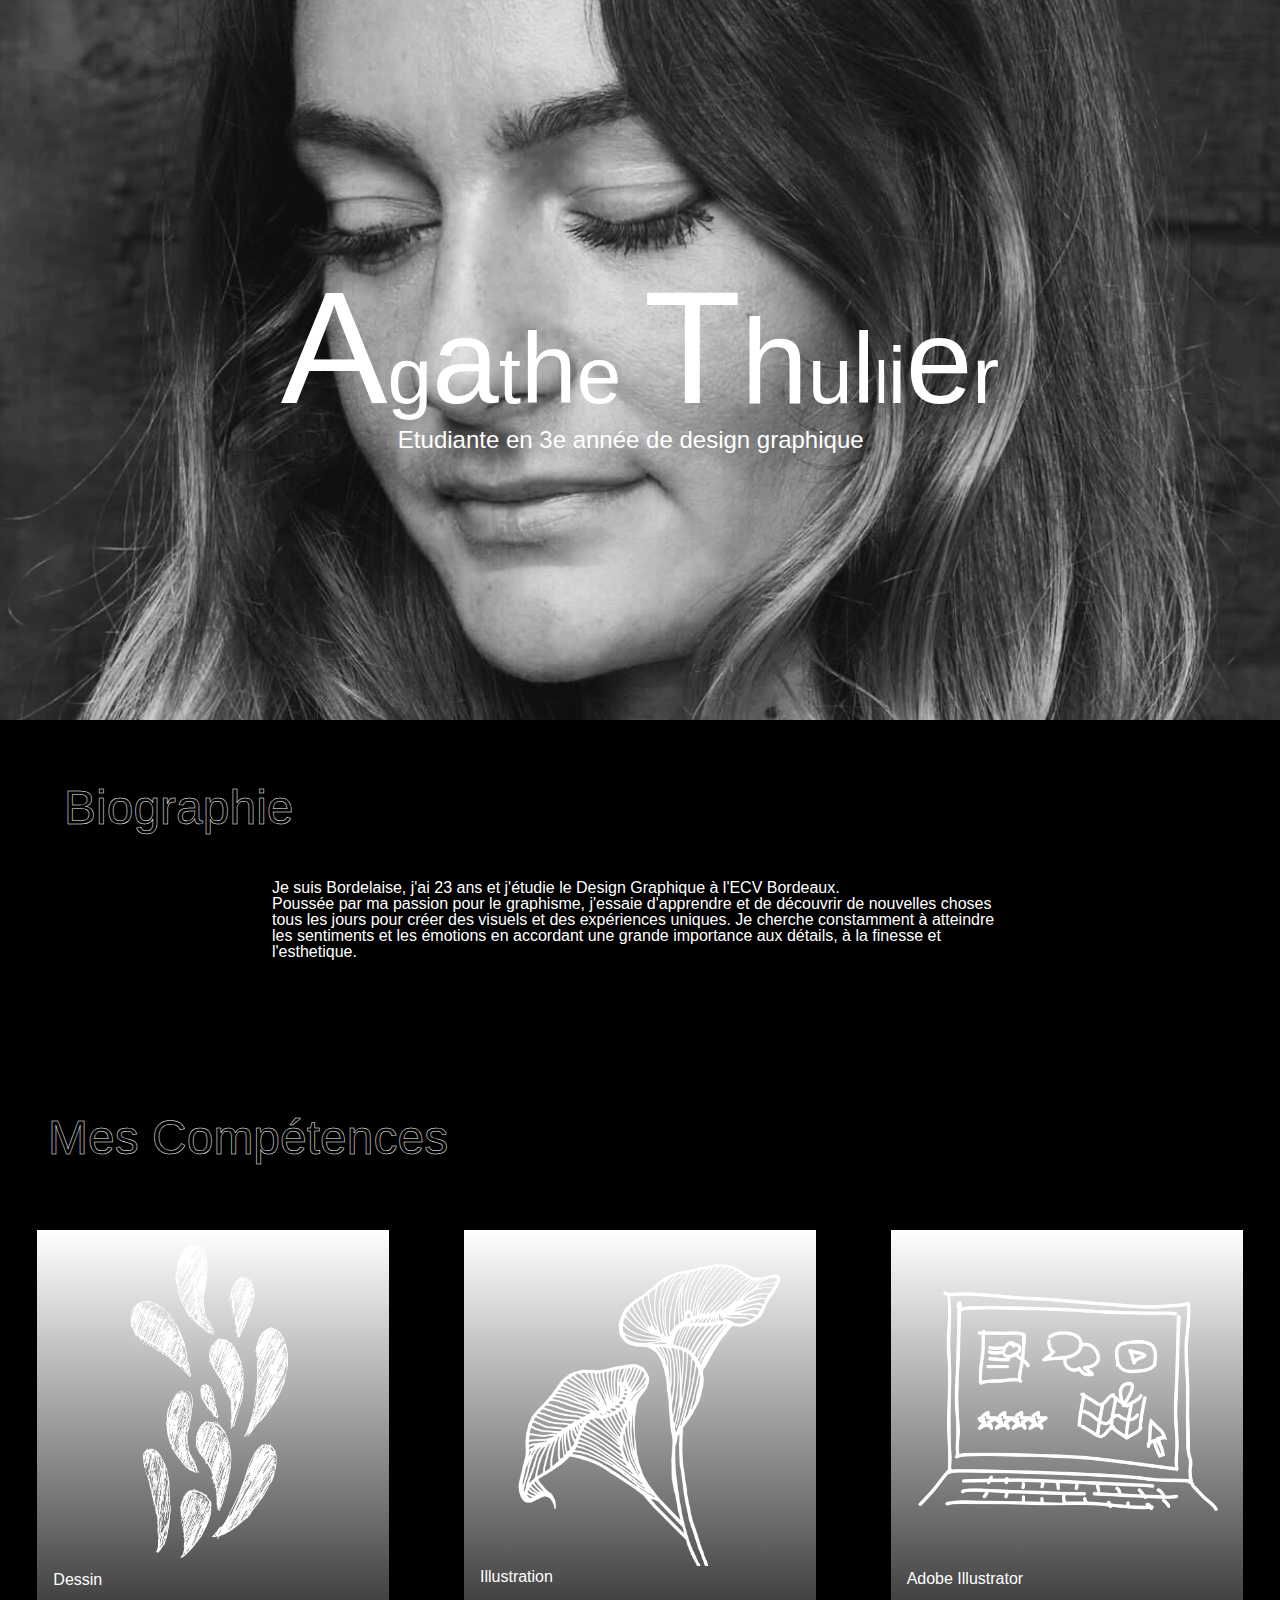
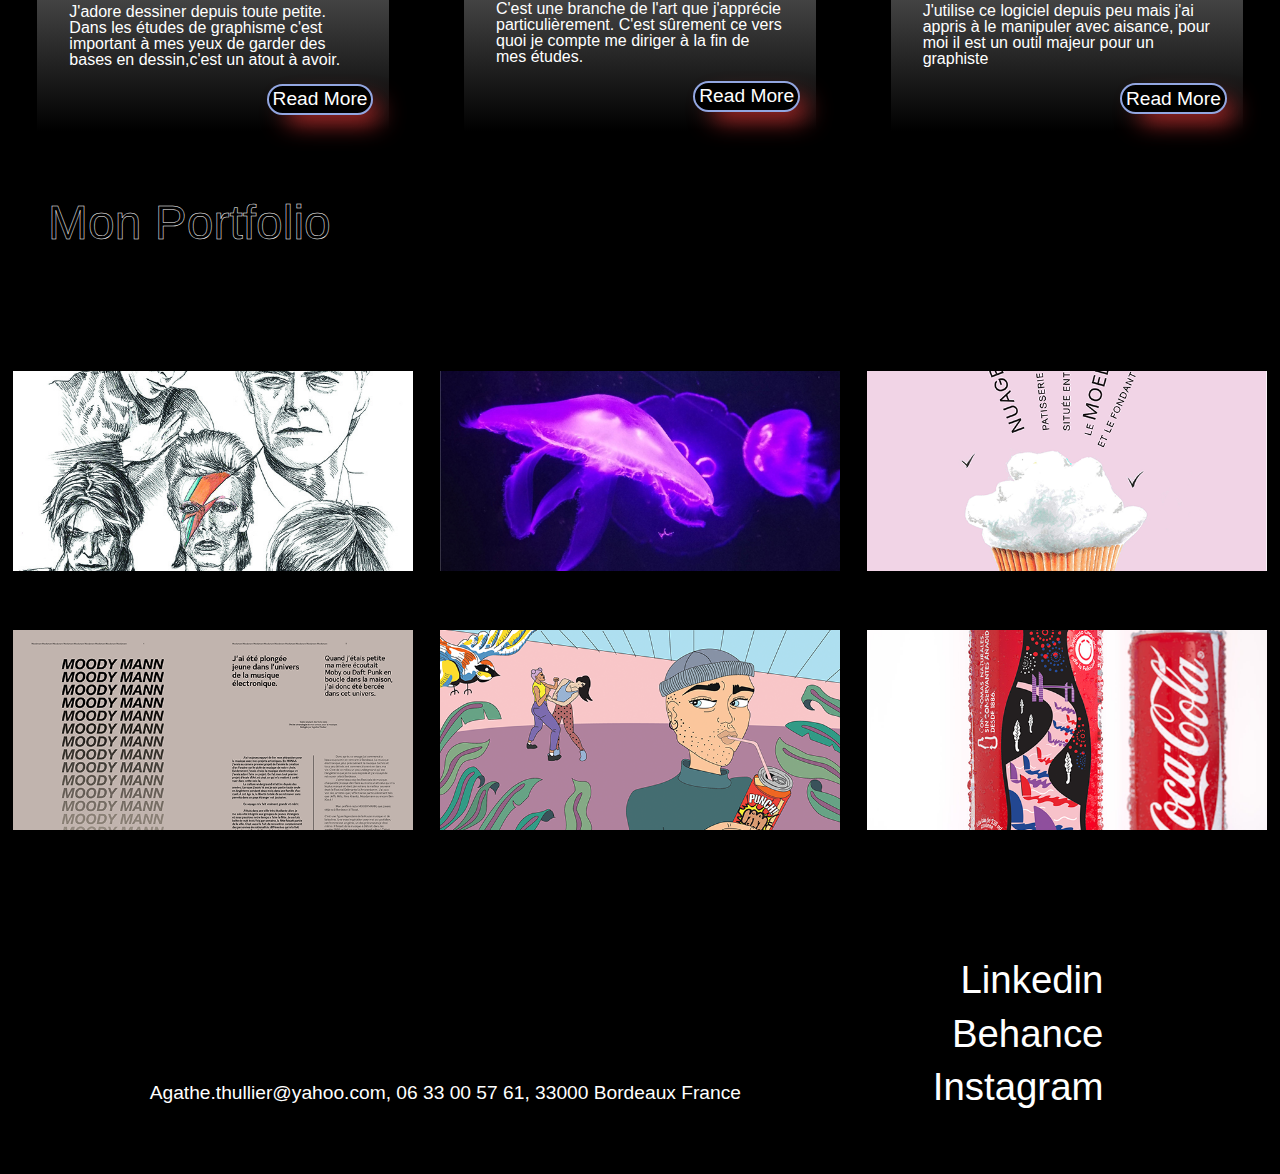
<file: index.html>
<!DOCTYPE html>
<html>
  <head>
    <meta charset="utf-8">
    <title>Agathe Thullier-Porfolio </title>

    <link rel="stylesheet" href="styles/reset.css">
    <link rel="stylesheet" href="styles/main.css">
    <link rel="stylesheet" href="styles/colorbox.css">

<script src="js/jquery.min.js"></script>
<script src="js/jquery.lettering.js"></script>
   <script src="js/jquery.colorbox-min.js"></script>

  </head>

  <body>
<header>

<div class="header-content-block">

  <h1 class="fancy_title">Agathe Thullier</h1>

  <script>
  $(document).ready(function() {
    $(".fancy_title").lettering();
  });
</script>

  <p>Etudiante en 3e année de design graphique </p>
</div>

</header>

<section id="bio">

  <h1>Biographie</h1>

  <div class="bio-content-block">
            <p>
            Je suis Bordelaise, j'ai 23 ans et j'étudie le Design Graphique à l'ECV Bordeaux.
            </p>

            <p>
              Poussée par ma passion pour le graphisme, j'essaie d'apprendre et de découvrir de nouvelles choses tous les jours pour créer des visuels et des expériences uniques. Je cherche constamment à atteindre les sentiments et les émotions en accordant une grande importance aux détails, à la finesse et l'esthetique.
            </p>
          </div>

</section>

<section id="comp">

          <h1>Mes Compétences</h1>

      <div class="comp-section-content">
          <div class="comp-content">
            <img src="styles/images/dessinblanc.png" alt="This is a comp item">
            <h2>Dessin</h2>
            <p> J'adore dessiner depuis toute petite. Dans les études de graphisme c'est important à mes yeux de garder des bases en dessin,c'est un atout à avoir. </p>
            <a href="#">Read More</a>
          </div>
          <div class="comp-content">
            <img src="styles/images/fleurblanche.png" alt="This is a illu item">
            <h2>Illustration</h2>
            <p> C'est une branche de l'art que j'apprécie particulièrement. C'est sûrement ce vers quoi je compte me diriger à la fin de mes études.  </p>
            <a href="#">Read More</a>
          </div>
          <div class="comp-content">
        <img src="styles/images/ordiblanc.png" alt="This is an item of a laptop">
            <h2>Adobe Illustrator</h2>
            <p> J'utilise ce logiciel depuis peu mais j'ai appris à le manipuler avec aisance, pour moi il est un outil majeur pour un graphiste
            </p>
            <a href="#">Read More</a>
          </div>
    </div>

        </section>

  <section id="portfolio">
            <h1>Mon Portfolio</h1>


            <div class="portfolio">
                <div class="portfolio-content">
                  <a class='gallery' href='images/Bowie.jpg'><img src="styles/images/David.jpg" alt="This is a protfolio item"></a>
                  <h2>


                </div>
                <div class="portfolio-content">
                <a class='gallery' href='images/sérigraphie.jpg'><img src="styles/images/meduse.jpg" alt="This is a protfolio item"></a>

                </div>
                <div class="portfolio-content">
                <a class='gallery' href='images/cake.png'><img src="styles/images/cake.png" alt="This is a protfolio item"></a>

                </div>
                <div class="portfolio-content">
                  <a class='gallery' href='images/Moody.png'><img src="styles/images/edition.png" alt="This is a protfolio item"></a>

                </div>
                <div class="portfolio-content">
                    <a class='gallery' href='images/format.jpg'><img src="styles/images/illu.png" alt="This is a protfolio item"></a>

                </div>
                <div class="portfolio-content">
                <a class='gallery' href='images/coca.png'><img src="styles/images/coca.png" alt="This is a protfolio item"></a>

                </div>
            </div>

          </section>


  <footer>
            <div class="address">
              <span>Agathe.thullier@yahoo.com,</span>
              <span>06 33 00 57 61,</span>

              <span>33000</span>
              <span>Bordeaux</span>
              <span>France</span>

            </div>

            <div class="social-links">
              <ul>
                <li><a href="https://www.linkedin.com/in/agathe-thullier-b70b1b137/">Linkedin</a></li>
                <li><a href="https://www.behance.net/AgatheThullier?">Behance</a></li>
                <li><a href="https://www.instagram.com/agathethllr/">Instagram</a></li>
              </ul>

            </div>

          </footer>

          <script>
      jQuery(document).ready(function () {
        jQuery('a.gallery').colorbox({ opacity:0.5 , rel:'group1' });
      });
    </script>


  </body>
</html>
</file>
<file: styles/main.css>
.char1{
  font-size: 4em;
  color: #FFFFFF;
}

.char2{
  font-family: 'Millimetre', sans-serif;
  font-size: 2em;
  color: #FFFFFF;
}

.char3{
  font-family: 'Sporting Grotesque', sans-serif;
  font-size: 3em;
  color: #FFFFFF;
}

.char4{

  font-size: 2em;
  color:  #FFFFFF;

}
.char5{
    font-family: 'ZIGZAG Rounded', sans-serif;
  font-size: 2.5em;
  color:  #FFFFFF;

}

.char6{
  font-size: 2em;
  color:  #FFFFFF;

}

.char7{
  font-size: 2em;
  color: #FFFFFF;

}

.char8{

  font-size: 4em;
  color: #FFFFFF;

}

.char9{
    font-family: 'Bluu Next', sans-serif;
  font-size: 3em;
  color:#FFFFFF;

}

.char10{

  font-size: 2em;
  color:  #FFFFFF;

}

.char11{
    font-family: 'Bluu Next', sans-serif;
  font-size: 2.5em;
  color: #FFFFFF;

}

.char12{
  font-size: 1.5em;
  color: #FFFFFF;

}

.char13{
  font-family: 'Millimetre', sans-serif;
  font-size: 2em;
  color:  #FFFFFF;

}
.char14{
  font-size: 3em;
  color:#FFFFFF;

}
.char15{
  font-family: 'Sporting Grotesque', sans-serif;
  font-size: 2em;
  color:  #FFFFFF;

}

body {
font-family: 'Sporting Grotesque', sans-serif;
}

header {
font-family: 'Savate', sans-serif;
color:#FFFFFF;
background-image: url('images/moi1.jpg');
background-attachment: fixed;
min-height: 80vh;
    background-size: cover;
    background-repeat: no-repeat;
    background-position: center top;
    display: flex;
    justify-content: center;
    align-items: center;
}


header p {
  font-size: 1.5em;
margin-left: 13vh;
font-family: 'Sporting Grotesque', sans-serif;
}

/*
.header-content-block {
padding: 1em;
background-color: rgba(255, 255, 255, 0.5);
}
*/

.header-content-block h1 {
  font-family: 'Savate', sans-serif;
    font-size: 2.5em;
    color: #FFFFFF ;
  }


section h1{
font-size: 3em;
padding: 1em;
margin-top: 0vh;
font-family: 'Helvetica neue gras', sans-serif;
color: #000000  ;
-webkit-text-stroke: 0.5px #FFFFFF ;

}


#bio {
background-color: #000000 ;
color: #FFFFFF    ;
padding: 1em;
margin-top: 0vh;
}

#bio h1 {

}


.bio-content-block {
  max-width: 46em;
  margin-right: auto;
  margin-left: auto;
  margin-bottom: 10vh;
}


#comp {
background-color: #000000;

}

#comp h1 {
  color: #000000;
  -webkit-text-stroke: 0.5px #FFFFFF ;

}

.comp-section-content {
display:flex;
justify-content: space-around;
flex-wrap: wrap;
}

.comp-content {
  margin: 20px;
  width: 320px;
  background-image: linear-gradient(to top, rgba(0, 0, 0,1), rgba(255, 255, 255,1));
  color: #FFFFFF;
padding-left: 1em;
padding-right: 1em;
padding-bottom: 1em;
}


.comp-content img {
  width: 100%;
}

.comp-content p {
  padding: 1em;

}

.comp-content a {
  display: block;
  padding: 1em;
  float: right;
  color: #FFFFFF;
 font-family: 'Savate', sans-serif;
 text-decoration: none;
 font-size: 1.2em;
 background-color: #000000;
 padding: 0.2em;
 border: 2px solid #92A6E1;
 border-radius: 1em;
box-shadow: 13px 13px 24px -6px rgba(209,48,48,1);
transition: all 0.30s ease;
}

.comp-content a:hover {
  box-shadow: 14px 15px 11px -7px  rgba(170,214,235,1);
  background-color: #FFFFFF;
  color: #000000;
 }

#portfolio {
background-color: #000000  ;

}

#portfolio h1{
  color: #000000;
  -webkit-text-stroke: 0.5px #FFFFFF ;
}

.portfolio {
  display:flex;
  justify-content: space-around;
  flex-wrap: wrap;
padding-top: 4em;
}

.portfolio-content {
  padding-bottom: 2em;
  max-width: 400px;
  margin : 12px;
}

.portfolio-content img {
  width : 100%;
}


footer {
background-color:#000000   ;
padding: 4em;
padding-bottom: 0.5em;
padding-left: 3em;
font-size: 1.2em;
display:flex;
justify-content: space-around;
flex-wrap: wrap;

}

.address {
 color: #FFFFFF;
margin-top: 130px;


}

.social-links {
  float: right;
  margin-bottom:50px;
margin-top: 0px;

}

img {
  opacity: 1.0;
  filter: alpha(opacity=100);
}

img:hover {
  opacity: 0.3;
      filter: alpha(opacity=30);
  }


.social-links a{
  text-align: right;
  font-family: 'Savate', sans-serif;
  display: block;
  color: #FFFFFF ;
  text-decoration: none;
 font-size: 2em;
 padding: 0.2em;
 border-radius: 1em;
transition: all 0.25s ease;

}

.social-links a:hover {

 text-decoration: line-through;
  color: #FFFFFF;
/*  -webkit-text-stroke: 2px #FFFFFF ;/*
 }
</file>
<file: styles/colorbox.css>
/*
    Colorbox Core Style:
    The following CSS is consistent between example themes and should not be altered.
*/
#colorbox, #cboxOverlay, #cboxWrapper{position:absolute; top:0; left:0; z-index:9999; overflow:hidden; -webkit-transform: translate3d(0,0,0);}
#cboxWrapper {max-width:none;}
#cboxOverlay{position:fixed; width:100%; height:100%;}
#cboxMiddleLeft, #cboxBottomLeft{clear:left;}
#cboxContent{position:relative;}
#cboxLoadedContent{overflow:auto; -webkit-overflow-scrolling: touch;}
#cboxTitle{margin:0;}
#cboxLoadingOverlay, #cboxLoadingGraphic{position:absolute; top:0; left:0; width:100%; height:100%;}
#cboxPrevious, #cboxNext, #cboxClose, #cboxSlideshow{cursor:pointer;}
.cboxPhoto{float:left; margin:auto; border:0; display:block; max-width:none; -ms-interpolation-mode:bicubic;}
.cboxIframe{width:100%; height:100%; display:block; border:0; padding:0; margin:0;}
#colorbox, #cboxContent, #cboxLoadedContent{box-sizing:content-box; -moz-box-sizing:content-box; -webkit-box-sizing:content-box;}

/* 
    User Style:
    Change the following styles to modify the appearance of Colorbox.  They are
    ordered & tabbed in a way that represents the nesting of the generated HTML.
*/
#cboxOverlay{background:url(images/overlay.png) repeat 0 0; opacity: 0.9; filter: alpha(opacity = 90);}
#colorbox{outline:0;}
    #cboxTopLeft{width:21px; height:21px; background:url(images/controls.png) no-repeat -101px 0;}
    #cboxTopRight{width:21px; height:21px; background:url(images/controls.png) no-repeat -130px 0;}
    #cboxBottomLeft{width:21px; height:21px; background:url(images/controls.png) no-repeat -101px -29px;}
    #cboxBottomRight{width:21px; height:21px; background:url(images/controls.png) no-repeat -130px -29px;}
    #cboxMiddleLeft{width:21px; background:url(images/controls.png) left top repeat-y;}
    #cboxMiddleRight{width:21px; background:url(images/controls.png) right top repeat-y;}
    #cboxTopCenter{height:21px; background:url(images/border.png) 0 0 repeat-x;}
    #cboxBottomCenter{height:21px; background:url(images/border.png) 0 -29px repeat-x;}
    #cboxContent{background:#fff; overflow:hidden;}
        .cboxIframe{background:#fff;}
        #cboxError{padding:50px; border:1px solid #ccc;}
        #cboxLoadedContent{margin-bottom:28px;}
        #cboxTitle{position:absolute; bottom:4px; left:0; text-align:center; width:100%; color:#949494;}
        #cboxCurrent{position:absolute; bottom:4px; left:58px; color:#949494;}
        #cboxLoadingOverlay{background:url(images/loading_background.png) no-repeat center center;}
        #cboxLoadingGraphic{background:url(images/loading.gif) no-repeat center center;}

        /* these elements are buttons, and may need to have additional styles reset to avoid unwanted base styles */
        #cboxPrevious, #cboxNext, #cboxSlideshow, #cboxClose {border:0; padding:0; margin:0; overflow:visible; width:auto; background:none; }
        
        /* avoid outlines on :active (mouseclick), but preserve outlines on :focus (tabbed navigating) */
        #cboxPrevious:active, #cboxNext:active, #cboxSlideshow:active, #cboxClose:active {outline:0;}

        #cboxSlideshow{position:absolute; bottom:4px; right:30px; color:#0092ef;}
        #cboxPrevious{position:absolute; bottom:0; left:0; background:url(images/controls.png) no-repeat -75px 0; width:25px; height:25px; text-indent:-9999px;}
        #cboxPrevious:hover{background-position:-75px -25px;}
        #cboxNext{position:absolute; bottom:0; left:27px; background:url(images/controls.png) no-repeat -50px 0; width:25px; height:25px; text-indent:-9999px;}
        #cboxNext:hover{background-position:-50px -25px;}
        #cboxClose{position:absolute; bottom:0; right:0; background:url(images/controls.png) no-repeat -25px 0; width:25px; height:25px; text-indent:-9999px;}
        #cboxClose:hover{background-position:-25px -25px;}

/*
  The following fixes a problem where IE7 and IE8 replace a PNG's alpha transparency with a black fill
  when an alpha filter (opacity change) is set on the element or ancestor element.  This style is not applied to or needed in IE9.
  See: http://jacklmoore.com/notes/ie-transparency-problems/
*/
.cboxIE #cboxTopLeft,
.cboxIE #cboxTopCenter,
.cboxIE #cboxTopRight,
.cboxIE #cboxBottomLeft,
.cboxIE #cboxBottomCenter,
.cboxIE #cboxBottomRight,
.cboxIE #cboxMiddleLeft,
.cboxIE #cboxMiddleRight {
    filter: progid:DXImageTransform.Microsoft.gradient(startColorstr=#00FFFFFF,endColorstr=#00FFFFFF);
}
</file>
